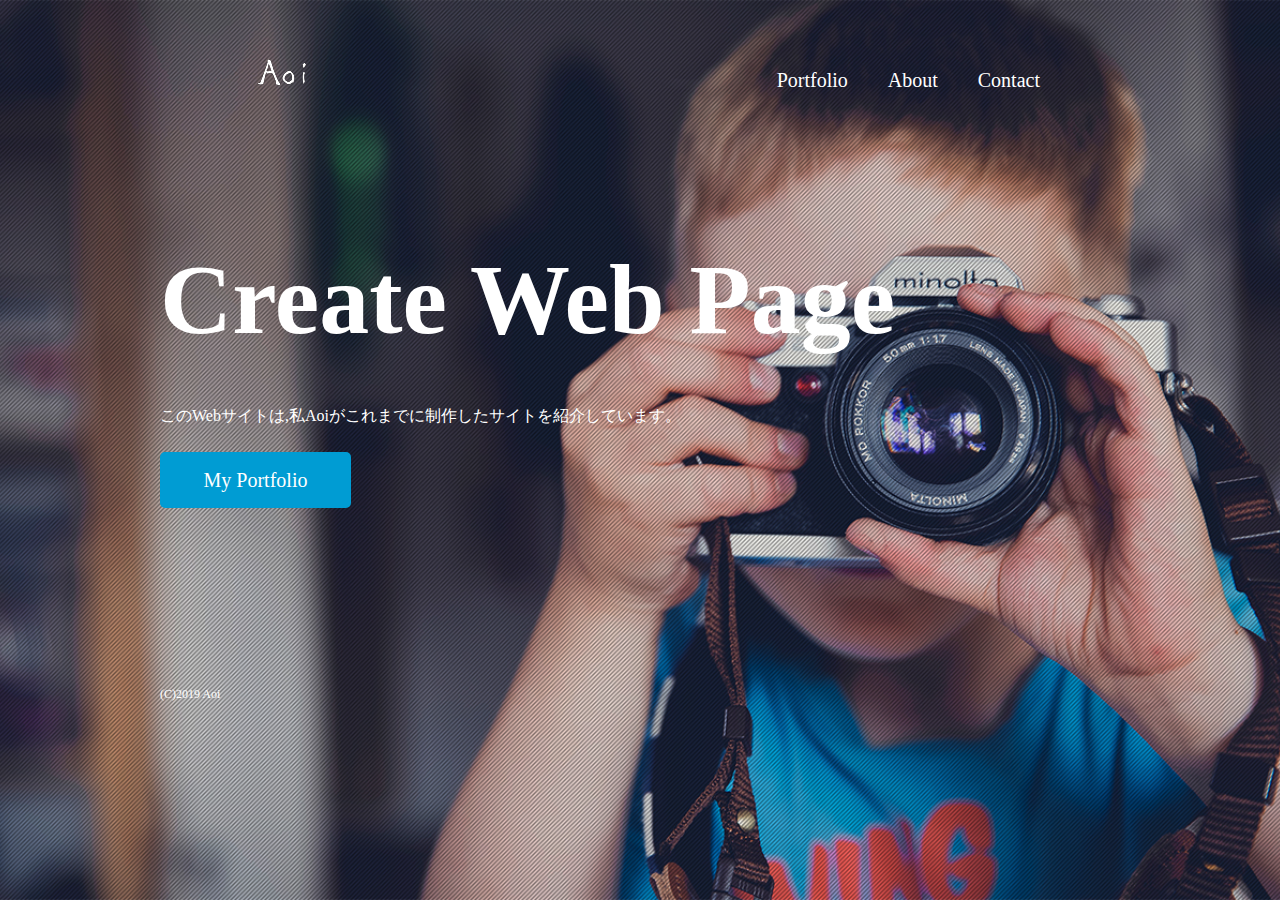
<file: index.html>
<!DOCTYPE html>
<html>
<head> 
<meta charset="utf-8">
<title>エンジニアAoiのサイト</title>
<link href="css/style.css" rel="stylesheet">
</head>
<body id="index">
<!--  header始まり-->
  <header>
    <div class="logo">
     <a href="index.html"><img src="images/logo.png" alt="Aoi"></a>
    </div>
    <nav>
      <ul class="global-nav">
        <li><a href="portfolio.html">Portfolio</a></li>
        <li><a href="about.html">About</a></li>
        <li><a href="contact.html">Contact</a></li>
      </ul>
    </nav>
   </header>
<!--header終わり-->
<!--wrap始まり-->
   <div id="wrap">
     <div class="content">
         <h1>Create Web Page</h1>
         <p>このWebサイトは,私Aoiがこれまでに制作したサイトを紹介しています。</p>
         <p class="btn"><a href="portfolio.html">My Portfolio</a></p>
     </div>
   </div>
<!--wrap終わり-->
<!--footer始まり-->
   <footer>
     <small>(C)2019 Aoi</small>
   </footer>
<!--footer終わり-->
</body>
</html>
</file>
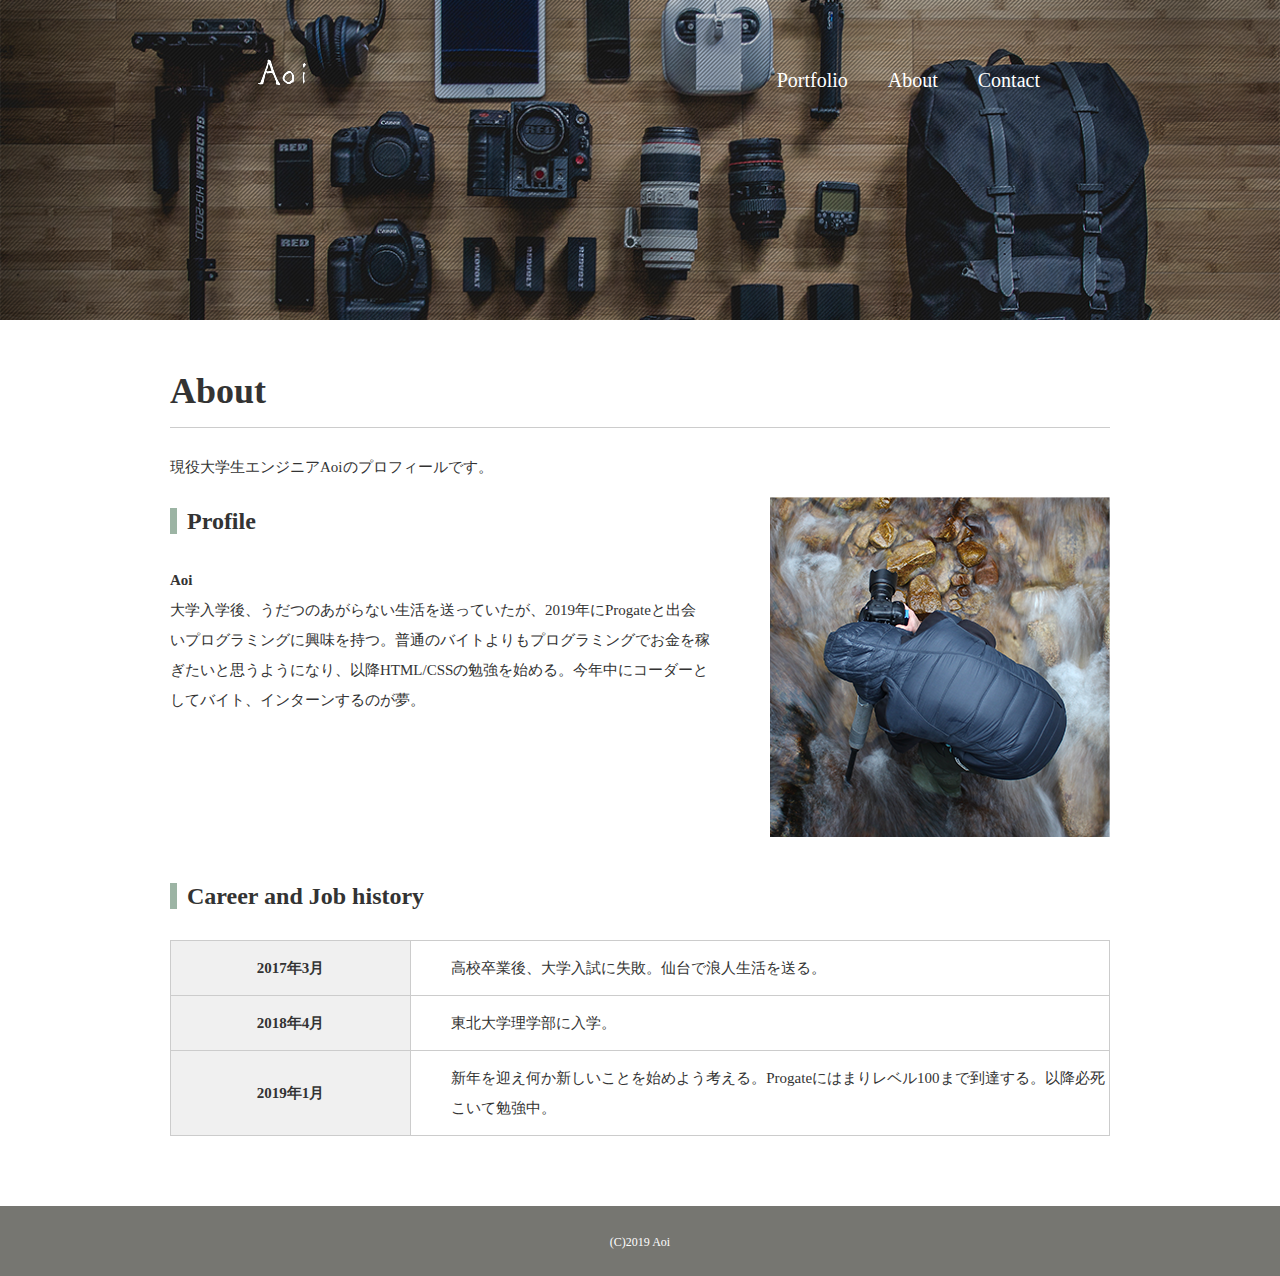
<file: about.html>
<!DOCTYPE html>
<html>
<head> 
<meta charset="utf-8">
<title>About|Aoiのサイト</title>
<link href="css/style.css" rel="stylesheet">
</head>
<body id="about">
<!--  header始まり-->
  <header>
    <div class="logo">
     <a href="index.html"><img src="images/logo.png" alt="Aoi"></a>
    </div>
    <nav>
      <ul class="global-nav">
        <li><a href="portfolio.html">Portfolio</a></li>
        <li><a href="about.html">About</a></li>
        <li><a href="contact.html">Contact</a></li>
      </ul>
    </nav>
   </header>
<!--header終わり-->
<!--wrap始まり-->
   <div id="wrap">
     <div class="content">
         <div class="main-center">
             <h1>About</h1>
             <p>現役大学生エンジニアAoiのプロフィールです。</p>
             <section class="profile clearfix">
                 <div class="profile-txt">
                     <h2 class="icon">Profile</h2>
                     <p><span>Aoi</span><br>大学入学後、うだつのあがらない生活を送っていたが、2019年にProgateと出会いプログラミングに興味を持つ。普通のバイトよりもプログラミングでお金を稼ぎたいと思うようになり、以降HTML/CSSの勉強を始める。今年中にコーダーとしてバイト、インターンするのが夢。</p>
                 </div>
                 <img src="images/about-profile.png" alt="Aoiプロフィール画像" class="profile-image">
             </section>
             <section class="career">
               <h2 class="icon">Career and Job history</h2>
                 <table>
                   <tr>
                     <th>2017年3月</th>
                     <td>高校卒業後、大学入試に失敗。仙台で浪人生活を送る。</td>
                   </tr>
                   <tr>
                     <th>2018年4月</th>
                     <td>東北大学理学部に入学。</td>
                   </tr>
                   <tr>
                     <th>2019年1月</th>
                     <td>新年を迎え何か新しいことを始めよう考える。Progateにはまりレベル100まで到達する。以降必死こいて勉強中。</td> 
                   </tr>
                 </table>
             </section>
         </div>
     </div>
   </div>
<!--wrap終わり-->
<!--footer始まり-->
   <footer>
     <small>(C)2019 Aoi</small>
   </footer>
<!--footer終わり-->
</body>
</html>
</file>
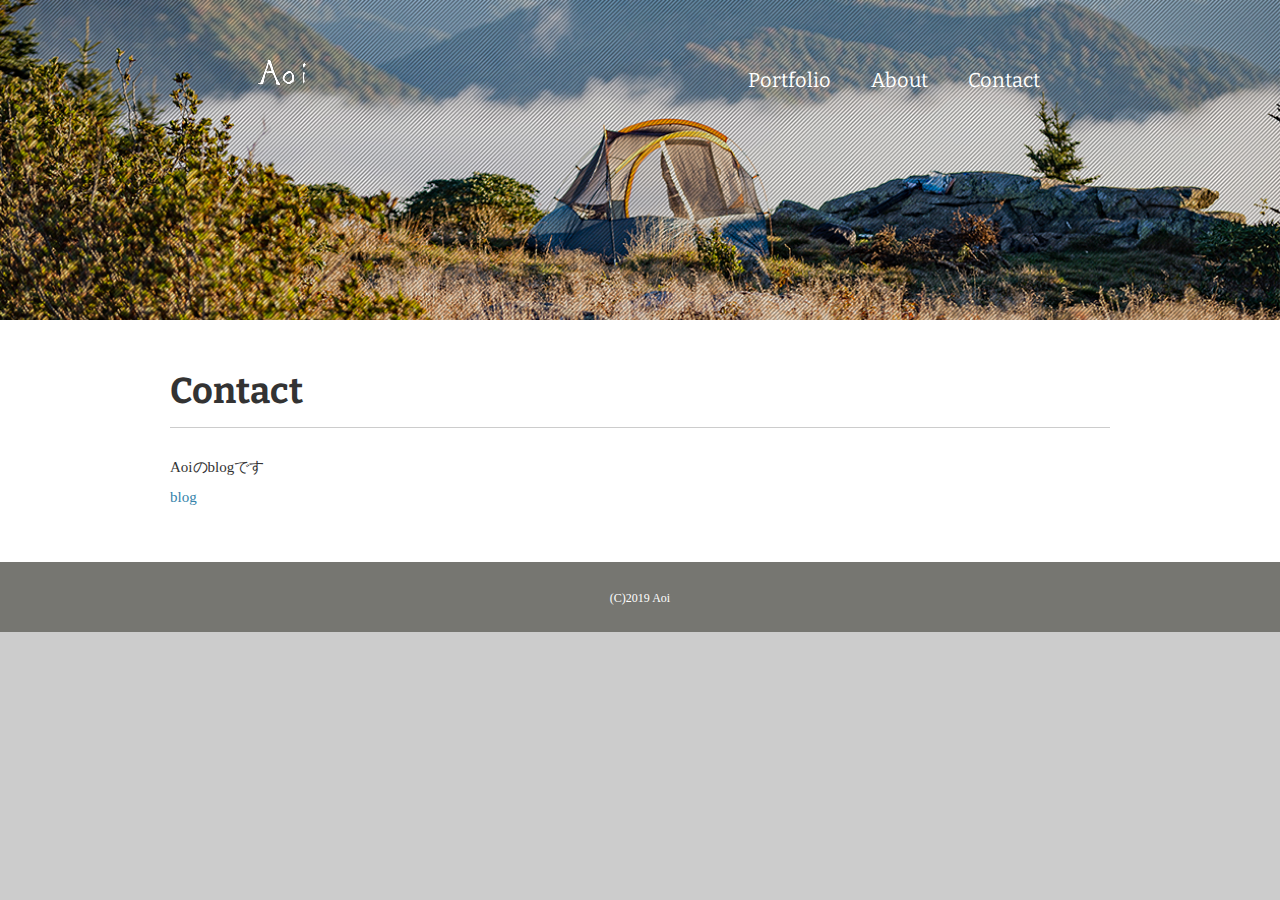
<file: contact.html>
<!DOCTYPE html>
<html>
<head> 
<meta charset="utf-8">
<title>Contact|Aoiのサイト</title>
<link href="css/style.css" rel="stylesheet">
<link href="https://fonts.googleapis.com/css?family=Bitter" rel="stylesheet">
</head>
<body id="contact">
<!--  header始まり-->
  <header>
    <div class="logo">
     <a href="index.html"><img src="images/logo.png" alt="Aoi"></a>
    </div>
    <nav>
      <ul class="global-nav">
        <li><a href="portfolio.html">Portfolio</a></li>
        <li><a href="about.html">About</a></li>
        <li><a href="contact.html">Contact</a></li>
      </ul>
    </nav>
   </header>
<!--header終わり-->
<!--wrap始まり-->
   <div id="wrap">
     <div class="content">
         <div class="main-center">
           <h1>Contact</h1>
             <p>Aoiのblogです<br><a href="https://kaihouq.com/">blog</a>
         </div>
     </div>
   </div>
<!--wrap終わり-->
<!--footer始まり-->
   <footer>
     <small>(C)2019 Aoi</small>
   </footer>
<!--footer終わり-->
</body>
</html>
</file>
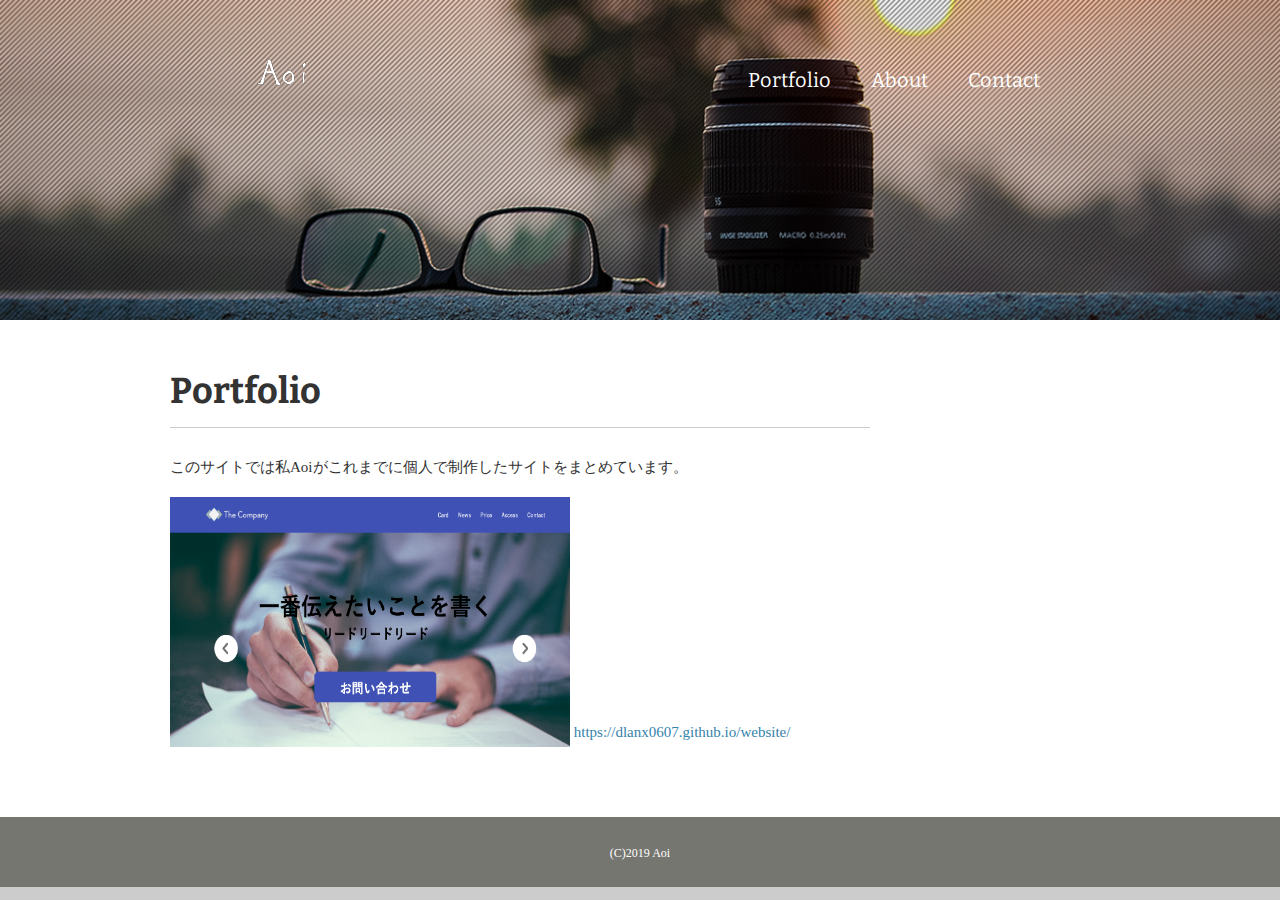
<file: portfolio.html>
<!DOCTYPE html>
<html>
<head> 
<meta charset="utf-8">
<meta name="viewport" content="width=device-width,initial-scale=1">
<title>Portfolio|Aoiのサイト</title>
<link href="css/style.css" rel="stylesheet">
<link href="https://fonts.googleapis.com/css?family=Bitter" rel="stylesheet">
</head>
<body id="portfolio">
<!--  header始まり-->
  <header>
    <div class="logo">
     <a href="index.html"><img src="images/logo.png" alt="Aoi"></a>
    </div>
    <nav>
      <ul class="global-nav">
        <li><a href="portfolio.html">Portfolio</a></li>
        <li><a href="about.html">About</a></li>
        <li><a href="contact.html">Contact</a></li>
      </ul>
    </nav>
   </header>
<!--header終わり-->
<!--wrap始まり-->
   <div id="wrap" class="clearfix">
     <div class="content">
         <div class="main">
             <h1>Portfolio</h1>
             <section>
              <p>このサイトでは私Aoiがこれまでに個人で制作したサイトをまとめています。</p>
              <img src="images/TheCompany.png">
              <a href="https://dlanx0607.github.io/website/">https://dlanx0607.github.io/website/</a>
             </section>
         </div>
     </div>
   </div>
<!--wrap終わり-->
<!--footer始まり-->
   <footer>
     <small>(C)2019 Aoi</small>
   </footer>
<!--footer終わり-->
</body>
</html>
</file>
<file: css/style.css>
@charset "utf-8";

body{
    margin: 0;
    padding: 0;
    background-color: #cccccc;
    color: #333333;
    font-size: 15px;
    line-height: 2;
}

p,h1,h2,h3,h4,h5,h6{
    margin-top: 0;
}

img{
    vertical-align: bottom;
}
ul{
    margin: 0;
    padding: 0;
}
a{
    color: #3583aa;
    text-decoration: none;
    
}
a:visited{
    color: #788d98;
}
a:hover{
    text-decoration: underline;
}

header{
    width: 960px;
    height: 100px;
    margin:0 auto;
}
.logo{
    float: left;
    margin-top: 50px;
}
.global-nav{
    float: right;
    margin: 60px;
}
.global-nav li{
    float: left;
    list-style:none;
    margin: 0 20px;
    font-size: 20px;
    font-family: 'Bitter', serif;
}
.global-nav li a {
    color: #ffffff;
}
.global-nav li a:hover{
    border-bottom: 2px solid #ffffff;
    padding-bottom: 3px;
    text-decoration: none;
}
#wrap {
    clear: both;
    background-color: #ffffff;
    margin-top: 220px;
    padding: 35px 0;
}
.content {
    width: 960px;
    margin: 0 auto;
}
footer{
    text-align: center;
    color: #ffffff;
    padding: 20px 0;
    background-color: #767671;
}
footer small{
    font-size: 12px;
}
#index h1{
    font-size: 100px;
    line-height: 1;
    color: #ffffff;
    font-family: 'Bitter', serif;
    margin-bottom: 50px;
    border: none;
}
#index .content{
    margin-top: 150px;
}
#index p{
    font-size: 16px;
    color: #ffffff;
}
.btn a {
    background-color: #009cd3;
    color: #ffffff;
    font-size: 20px;
    font-family: 'Bitter', serif;
    width: 185px;
    display: block;
    text-align: center;
    line-height: 50px;
    margin-top: 20px;
    border-radius: 5px;
    border: 3px solid #009cd3;
}
.btn a:hover {
    text-decoration: none;
    background-color: #ffffff;
    color: #009cd3;
}
#index footer{
    width: 960px;
    margin: 150px auto 0 auto;
    text-align: left;
    background-color: transparent;
}
#index {
    background-image:url(../images/bg-index.jpg);
    background-repeat: no-repeat;
    background-position: center center;
    background-attachment: fixed;
    background-size: cover;
}
#about {
    background-image:url(../images/bg-about.jpg);
    background-repeat: no-repeat;
    background-position: center top;
    background-attachment: fixed;
    background-size: 100% auto;
}
.main-center{
    width: 940px;
    margin: 0 auto;
}
h1{
    font-family:'Bitter',serif;
    font-size: 36px;
    border-bottom: 1px solid #cccccc;
}
h2{
    font-family: 'Bitter',serif;
    font-size: 24px;
}
.icon:before{
    content:"";
    padding-right: 10px;
    border-left: 7px solid #9cb4a4;
}
#about .profile-txt {
    width: 540px;
    float: left;
}
#about .profile-txt span {
    font-weight: bold;
}
#about .profile-image {
    float: right;
}
.clearfix:after{
    content:"";
    display:block;
    clear:both;
}
section{
    margin-bottom: 35px;
}
#about .career th{
    width: 240px;
    background-color: #f0f0f0;
    padding: 12px 0;
    border: 1px solid #cccccc
}
#about .career td {
    width: 660px;
    padding: 12px 0 12px 40px;
    border: 1px solid #cccccc;
}
table{
    border-spacing: 0;
}
table{
    border-collapse: collapse;
}
#index #wrap{
    background-color: transparent;
    margin-top: 0;
    padding: 0;
}
#portfolio {
    background-image:url(../images/bg-portfolio.jpg);
    background-repeat: no-repeat;
    background-position: center top;
    background-attachment: fixed;
    background-size: 100% auto;
}
.main {
    width: 700px;
    margin: 0 10px;
    float: left;
}
.sidebar {
    width: 200px;
    margin: 0 10px 0 30px;
    float: right;
    font-family: 'Bitter',serif;
}
a img:hover {
    opacity: 0.8;
}
.sidebar h2 {
    margin-bottom: 10px;
}
.sidebar ul {
    font-size: 16px;
    margin-left: 20px;
}
.sidebar ul a {
    color: #333333
}
#photograph {
    background-image:url(../images/bg-photograph.jpg);
    background-repeat: no-repeat;
    background-position: center top;
    background-attachment: fixed;
    background-size: 100% auto;
}
#photograph .photograph-list li {
    float: left;
    list-style: none;
    margin: 0 20px 15px 0;
}
#photograph .photograph-list li:nth-child(3n){
    margin-right: 0;
}
#video {
    background-image: url(../images/bg-video.jpg);
    background-repeat: no-repeat;
    background-position:  center top;
    background-attachment: fixed;
    background-size: 100% auto;
}
#contact {
    background-image: url(../images/bg-contact.jpg);
    background-repeat: no-repeat;
    background-position:  center top;
    background-attachment: fixed;
    background-size: 100% auto;
}
#contact .access table {
    float: left;
}
#contact .access th,
#contact .access td {
    text-align: left;
    vertical-align: top;
    line-height: 2.5;
}
#contact .access td {
    padding-left: 30px;
}
#contact .access iframe{
    width: 460px;
    float : right;
}
#contact .form {
    background-color: #eaeaea;
    padding: 30px 50px;
    
}
#contact .form dl dt{
    width: 165px;
    padding: 10px 0;
    float: left;
    clear: both;
}
#contact .form dl dd{
    padding: 10px 0;
}
#contact .form .name {
    width: 240px;
    height: 30px;
}
#contact .form .email {
    width: 300px;
    height: 30px;
}
#contact .form .tel {
    width: 240px;
    height: 30px;
}
#contact .form .type{
    width: 180px;
    height: 30px;
}
#contact .form .message {
    width: 600px;
    height: 150px;
}
#contact .form button {
    background-color: #009cd3;
    color: #ffffff;
    font-size: 20px;
    width: 120px;
    display: block;
    text-align: center;
    line-height: 50px;
    border-radius: 5px;
    border: 3px solid #009cd3;
    margin-left: 165px;
}
#contact .form button:hover {
    background-color: #ffffff;
    color: #009cd3;
    cursor: pointer;
}
#contact .form .required:after {
    content: "*";
    color: #ff0000;
}
#contact .form .attention {
    margin: 20px 0 0 165px;
}
.main img{
    width: 400px;
    height: 250px;
    
}
@media screen and (max-width:600px){
/*画面サイズが600px以下の場合に適用*/
    body{
    font-size: 3.5vw;
    }
    h1 {
        font-size: 7.2vw;
    }
    h2 {
        font-size: 6vw;
    }
    header {
        width: auto;
        margin: 0 5%;
    }
    .logo {
        float: none;
        margin-top: 60px;
        text-align: center;
    }
    .global-nav {
        float:none;
        margin-top: 40px;
        text-align: center;
    }
    .global-nav li{
        display: inline;
        float: none;
        margin: 0 8px;
    }
    #wrap{
        margin-top: 40px;
        padding: 35px 0 0;
    }
    .content {
        width: 100%;
    }
    .main {
        float: none;
        width: auto;
        margin: 0 5px;
    }
    h2 img{
        max-width: 100%;
    }
    #portfolio {
        background-image: url(../images/bg-portfolio-sp.jpg)
    }
    .sidebar {
        width: auto;
        float: none;
        margin: 0;
        padding: 30px 10% 30px;
        background-color: #f7f6f4;
    }
}
</file>
